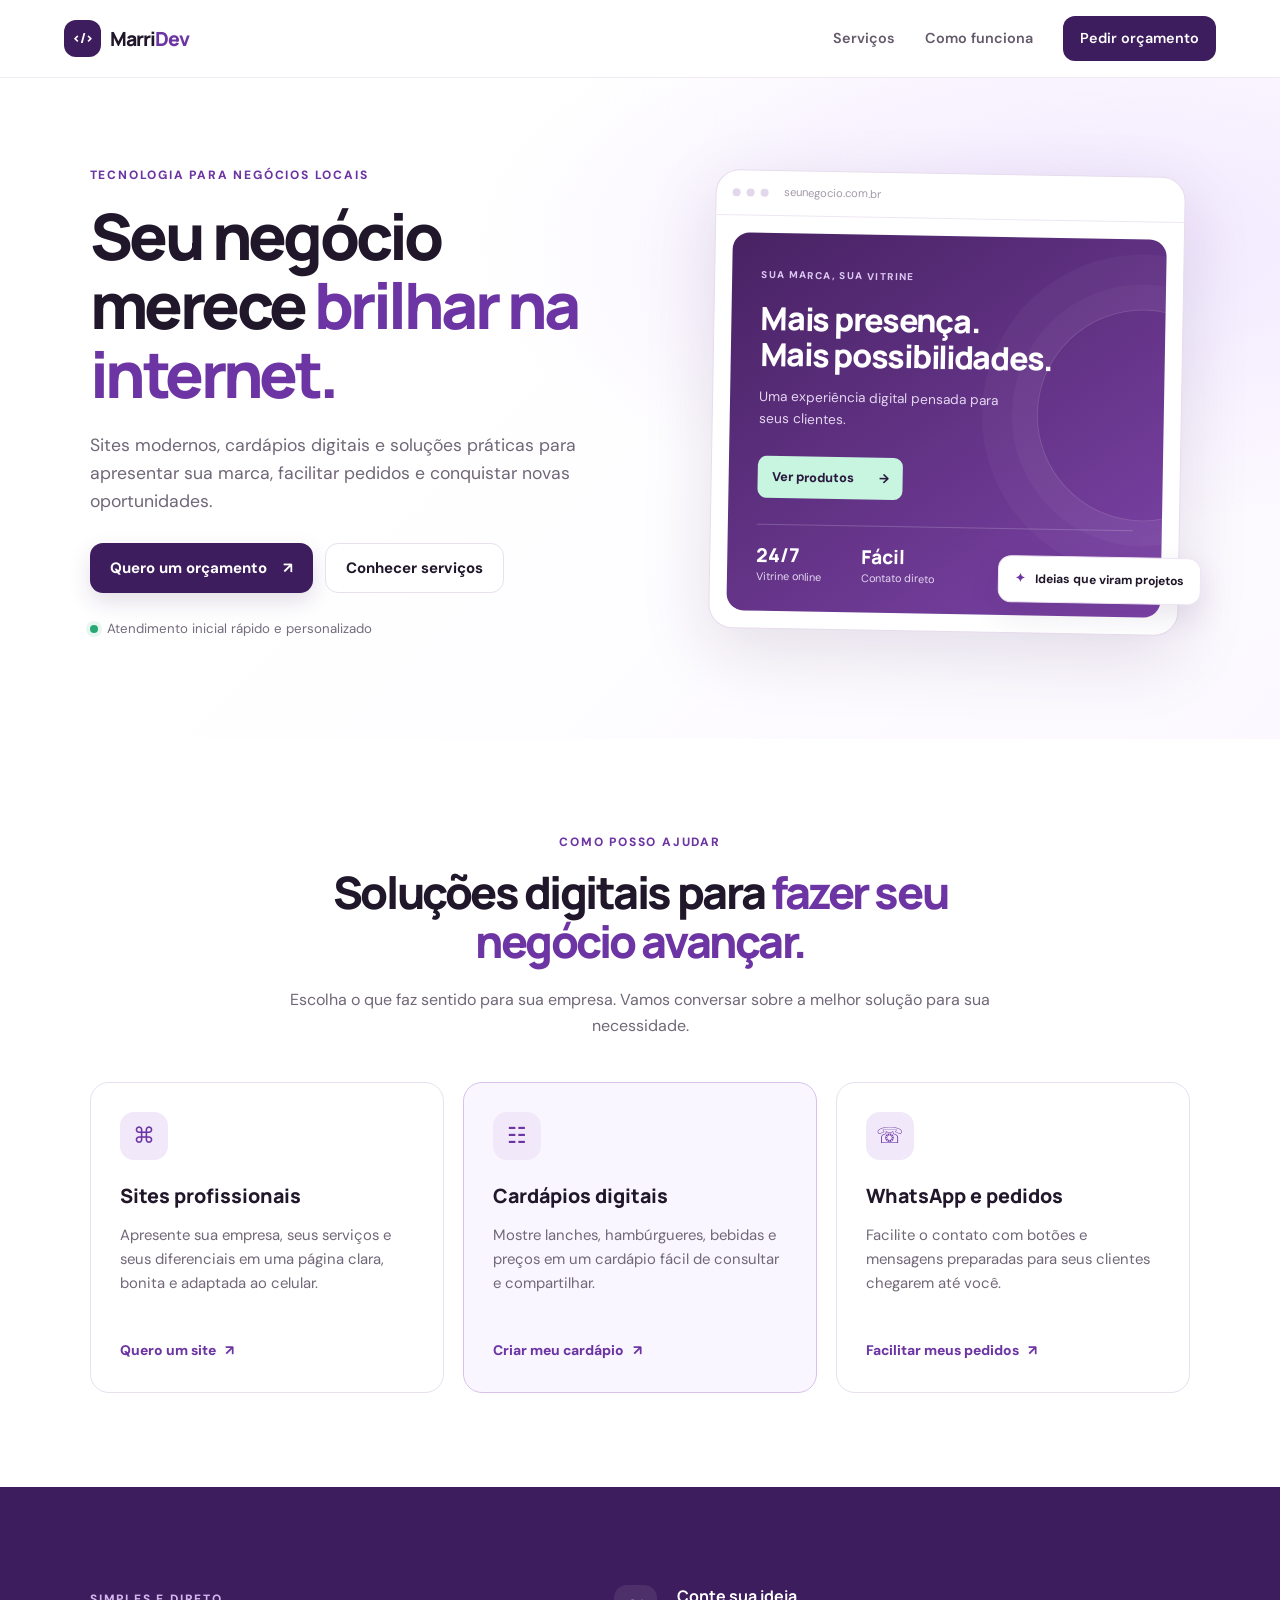
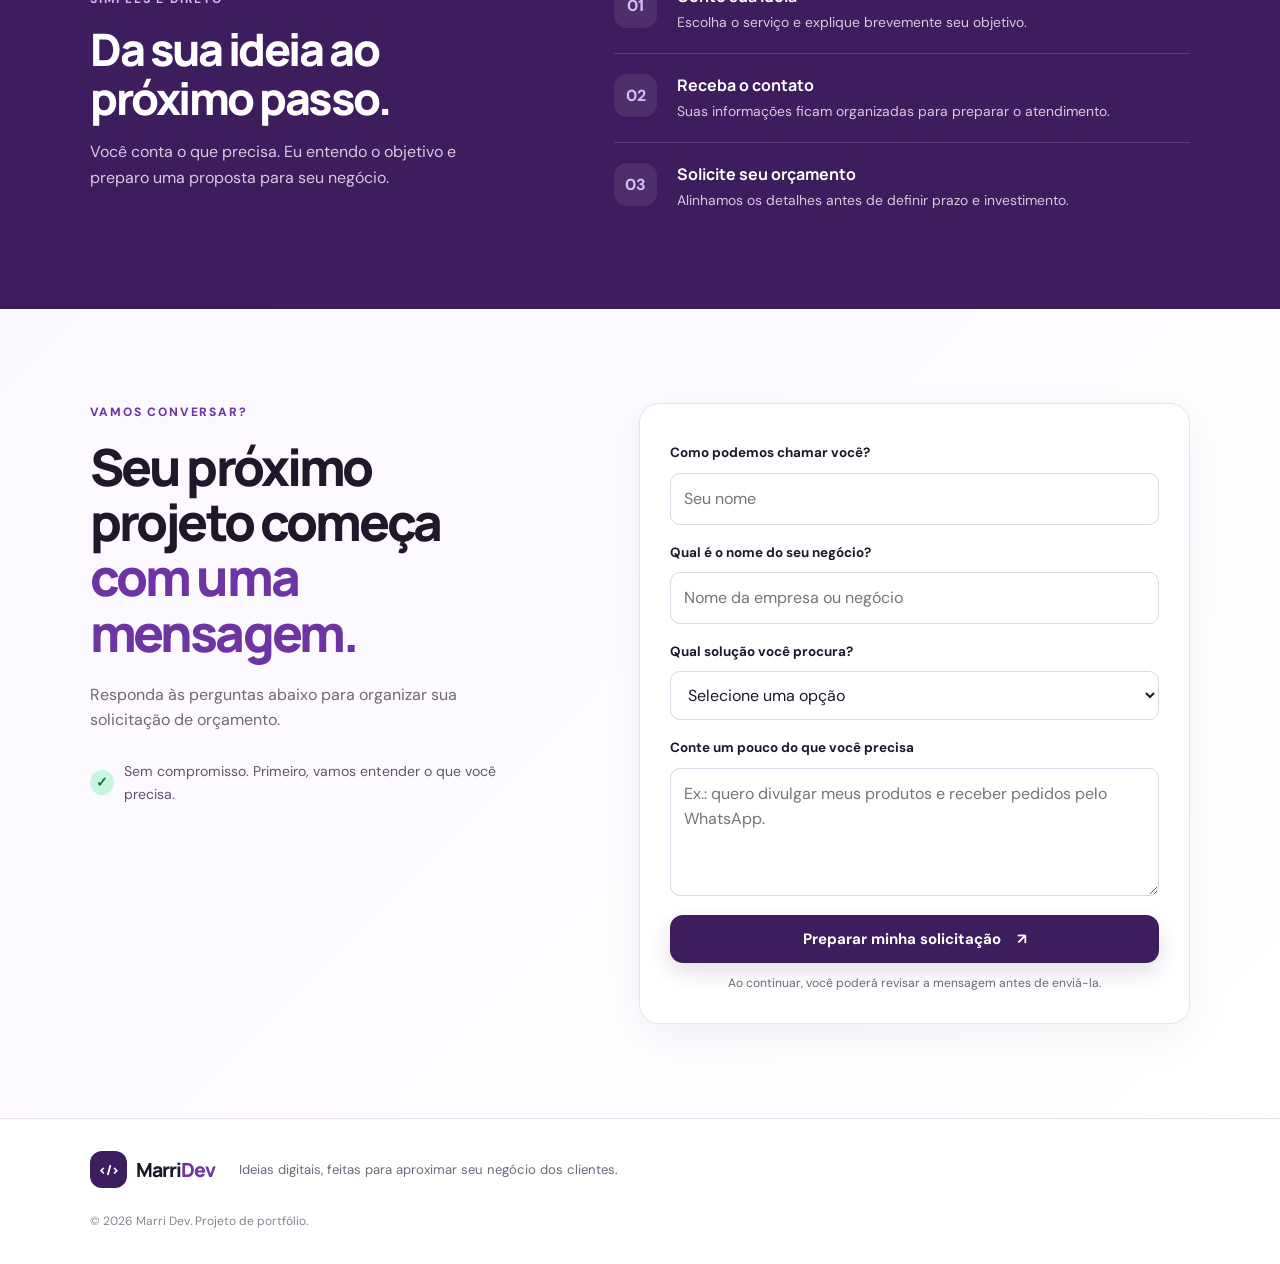
<file: robo-vendas-programacao/index.html>
<!doctype html>
<html lang="pt-BR">
<head>
  <meta charset="UTF-8">
  <meta name="viewport" content="width=device-width, initial-scale=1.0">
  <meta name="description" content="Sites profissionais, cardápios digitais e soluções web para comércios locais. Solicite seu orçamento.">
  <title>Marri Dev | Seu negócio merece estar online</title>
  <link rel="stylesheet" href="style.css">
  <script src="script.js" defer></script>
</head>
<body>
  <header class="topbar">
    <a class="brand" href="#inicio" aria-label="Marri Dev, início"><span class="brand-mark">&lt;/&gt;</span> Marri<span>Dev</span></a>
    <nav aria-label="Navegação principal">
      <a href="#servicos">Serviços</a>
      <a href="#como-funciona">Como funciona</a>
      <a class="nav-cta" href="#orcamento">Pedir orçamento</a>
    </nav>
  </header>

  <main>
    <section class="hero" id="inicio">
      <div class="hero-copy">
        <p class="eyebrow">TECNOLOGIA PARA NEGÓCIOS LOCAIS</p>
        <h1>Seu negócio merece <span>brilhar na internet.</span></h1>
        <p class="hero-text">Sites modernos, cardápios digitais e soluções práticas para apresentar sua marca, facilitar pedidos e conquistar novas oportunidades.</p>
        <div class="hero-actions">
          <a class="button primary" href="#orcamento">Quero um orçamento <span aria-hidden="true">↗</span></a>
          <a class="button secondary" href="#servicos">Conhecer serviços</a>
        </div>
        <div class="trust-line"><span class="dot"></span> Atendimento inicial rápido e personalizado</div>
      </div>
      <div class="hero-card" aria-label="Exemplo ilustrativo de um projeto digital">
        <div class="window-bar"><i></i><i></i><i></i><span>seunegocio.com.br</span></div>
        <div class="mockup-content">
          <div class="mockup-tag">SUA MARCA, SUA VITRINE</div>
          <h2>Mais presença.<br>Mais possibilidades.</h2>
          <p>Uma experiência digital pensada para seus clientes.</p>
          <div class="mockup-button">Ver produtos <span>→</span></div>
          <div class="mockup-stats"><div><strong>24/7</strong><small>Vitrine online</small></div><div><strong>Fácil</strong><small>Contato direto</small></div></div>
        </div>
        <div class="floating-chip"><span>✦</span> Ideias que viram projetos</div>
      </div>
    </section>

    <section class="section services" id="servicos">
      <div class="section-heading"><p class="eyebrow">COMO POSSO AJUDAR</p><h2>Soluções digitais para <span>fazer seu negócio avançar.</span></h2><p>Escolha o que faz sentido para sua empresa. Vamos conversar sobre a melhor solução para sua necessidade.</p></div>
      <div class="service-grid">
        <article class="service-card"><div class="service-icon">⌘</div><h3>Sites profissionais</h3><p>Apresente sua empresa, seus serviços e seus diferenciais em uma página clara, bonita e adaptada ao celular.</p><a href="#orcamento" data-service="Site profissional">Quero um site <span>↗</span></a></article>
        <article class="service-card featured"><div class="service-icon">☷</div><h3>Cardápios digitais</h3><p>Mostre lanches, hambúrgueres, bebidas e preços em um cardápio fácil de consultar e compartilhar.</p><a href="#orcamento" data-service="Cardápio digital">Criar meu cardápio <span>↗</span></a></article>
        <article class="service-card"><div class="service-icon">☏</div><h3>WhatsApp e pedidos</h3><p>Facilite o contato com botões e mensagens preparadas para seus clientes chegarem até você.</p><a href="#orcamento" data-service="Integração com WhatsApp">Facilitar meus pedidos <span>↗</span></a></article>
      </div>
    </section>

    <section class="process" id="como-funciona">
      <div class="process-inner"><div><p class="eyebrow">SIMPLES E DIRETO</p><h2>Da sua ideia ao próximo passo.</h2><p>Você conta o que precisa. Eu entendo o objetivo e preparo uma proposta para seu negócio.</p></div>
        <ol class="steps"><li><span>01</span><div><h3>Conte sua ideia</h3><p>Escolha o serviço e explique brevemente seu objetivo.</p></div></li><li><span>02</span><div><h3>Receba o contato</h3><p>Suas informações ficam organizadas para preparar o atendimento.</p></div></li><li><span>03</span><div><h3>Solicite seu orçamento</h3><p>Alinhamos os detalhes antes de definir prazo e investimento.</p></div></li></ol>
      </div>
    </section>

    <section class="section quote-section" id="orcamento">
      <div class="quote-intro"><p class="eyebrow">VAMOS CONVERSAR?</p><h2>Seu próximo projeto começa <span>com uma mensagem.</span></h2><p>Responda às perguntas abaixo para organizar sua solicitação de orçamento.</p><div class="quote-note"><span>✓</span> Sem compromisso. Primeiro, vamos entender o que você precisa.</div></div>
      <form class="quote-form" id="quote-form">
        <label for="nome">Como podemos chamar você?</label><input id="nome" name="nome" autocomplete="name" placeholder="Seu nome" required>
        <label for="negocio">Qual é o nome do seu negócio?</label><input id="negocio" name="negocio" placeholder="Nome da empresa ou negócio" required>
        <label for="tipo">Qual solução você procura?</label><select id="tipo" name="tipo" required><option value="">Selecione uma opção</option><option>Site profissional</option><option>Cardápio digital</option><option>Integração com WhatsApp</option><option>Mais de uma solução</option><option>Quero uma orientação</option></select>
        <label for="detalhes">Conte um pouco do que você precisa</label><textarea id="detalhes" name="detalhes" rows="4" placeholder="Ex.: quero divulgar meus produtos e receber pedidos pelo WhatsApp."></textarea>
        <button class="button primary submit-button" type="submit">Preparar minha solicitação <span aria-hidden="true">↗</span></button>
        <p class="form-help" id="form-status" role="status">Ao continuar, você poderá revisar a mensagem antes de enviá-la.</p>
      </form>
    </section>
  </main>

  <footer><a class="brand" href="#inicio"><span class="brand-mark">&lt;/&gt;</span> Marri<span>Dev</span></a><p>Ideias digitais, feitas para aproximar seu negócio dos clientes.</p><small>© <span id="year"></span> Marri Dev. Projeto de portfólio.</small></footer>
</body>
</html>
</file>
<file: robo-vendas-programacao/style.css>
@import url('https://fonts.googleapis.com/css2?family=DM+Sans:wght@400;500;600;700&family=Manrope:wght@400;500;600;700;800&display=swap');
:root{--ink:#21172b;--muted:#706778;--purple:#6c35a3;--purple-dark:#3d1d5d;--lavender:#f1e9fa;--mint:#c7f5df;--white:#fff;--line:#e8e0ef;--shadow:0 22px 70px rgba(54,25,78,.13)}
*{box-sizing:border-box}html{scroll-behavior:smooth;scroll-padding-top:88px}body{margin:0;background:#fff;color:var(--ink);font-family:'DM Sans',sans-serif;line-height:1.6}a{color:inherit;text-decoration:none}.topbar{height:78px;padding:0 max(5vw,24px);display:flex;align-items:center;justify-content:space-between;border-bottom:1px solid #f0ebf3;background:rgba(255,255,255,.92);position:sticky;top:0;z-index:10;backdrop-filter:blur(14px)}.brand{display:inline-flex;align-items:center;gap:9px;font-family:Manrope,sans-serif;font-size:1.22rem;font-weight:800;letter-spacing:-.05em}.brand>span:last-child{margin-left:-9px;color:var(--purple)}.brand-mark{display:grid;place-items:center;width:37px;height:37px;background:var(--purple-dark);color:#fff;border-radius:12px;font-size:.86rem;letter-spacing:-.08em}.topbar nav{display:flex;align-items:center;gap:30px;font-size:.9rem;font-weight:600}.topbar nav>a:not(.nav-cta){color:#63596b}.topbar nav>a:hover{color:var(--purple)}.nav-cta{background:var(--purple-dark);color:#fff;padding:11px 17px;border-radius:12px}.hero{padding:88px max(7vw,24px) 100px;display:grid;grid-template-columns:1.05fr .95fr;align-items:center;gap:7%;background:radial-gradient(ellipse at 85% 25%,#f1e7ff 0,transparent 40%),linear-gradient(135deg,#fff 40%,#fbf8ff)}.eyebrow{font-size:.75rem;font-weight:800;letter-spacing:.15em;color:var(--purple);margin:0 0 16px}.hero h1,.section-heading h2,.process h2,.quote-intro h2{font-family:Manrope,sans-serif;font-size:clamp(2.5rem,5vw,4.4rem);line-height:1.08;letter-spacing:-.055em;margin:0 0 22px;font-weight:800}.hero h1 span,.section-heading h2 span,.quote-intro h2 span{color:var(--purple)}.hero-text{font-size:1.1rem;color:var(--muted);max-width:560px;margin:0 0 28px}.hero-actions{display:flex;gap:12px;flex-wrap:wrap}.button{display:inline-flex;align-items:center;justify-content:center;gap:16px;border:0;border-radius:13px;padding:14px 20px;font:700 .94rem 'DM Sans',sans-serif;cursor:pointer;transition:transform .2s,box-shadow .2s}.button:hover{transform:translateY(-2px)}.primary{background:var(--purple-dark);color:#fff;box-shadow:0 9px 22px #3d1d5d25}.secondary{background:#fff;border:1px solid var(--line);color:var(--ink)}.trust-line{display:flex;align-items:center;gap:9px;color:#756b7d;font-size:.83rem;margin-top:25px}.dot{width:8px;height:8px;background:#28a873;border-radius:50%;box-shadow:0 0 0 4px #28a8731c}.hero-card{position:relative;max-width:470px;width:100%;justify-self:center;background:white;border:1px solid #e7dced;border-radius:24px;box-shadow:var(--shadow);overflow:visible;transform:rotate(1deg)}.window-bar{height:45px;border-bottom:1px solid #eee7f2;display:flex;align-items:center;gap:6px;padding:0 16px;color:#a39aa9;font-size:.7rem}.window-bar i{width:8px;height:8px;background:#e2d7eb;border-radius:50%}.window-bar span{margin-left:9px}.mockup-content{margin:17px;background:linear-gradient(145deg,#482263,#7c43a7);color:#fff;border-radius:17px;padding:34px 29px 26px;min-height:340px;position:relative;overflow:hidden}.mockup-content:after{content:"";position:absolute;width:210px;height:210px;border:1px solid #ffffff26;border-radius:50%;right:-85px;top:70px;box-shadow:0 0 0 25px #ffffff08,0 0 0 55px #ffffff08}.mockup-tag{font-size:.62rem;letter-spacing:.14em;color:#ddc7f2;font-weight:800}.mockup-content h2{font:800 2rem/1.14 Manrope,sans-serif;letter-spacing:-.04em;margin:17px 0 12px;position:relative;z-index:1}.mockup-content p{color:#e4d6f1;font-size:.85rem;max-width:240px}.mockup-button{display:inline-flex;gap:25px;align-items:center;background:var(--mint);color:#2b1940;font-weight:800;font-size:.8rem;border-radius:9px;padding:11px 14px;margin-top:12px}.mockup-stats{display:flex;gap:40px;margin-top:26px;padding-top:17px;border-top:1px solid #ffffff30;position:relative;z-index:1}.mockup-stats div{display:grid}.mockup-stats strong{font:800 1.2rem Manrope}.mockup-stats small{font-size:.68rem;color:#e4d6f1}.floating-chip{position:absolute;right:-23px;bottom:30px;background:#fff;padding:13px 16px;border:1px solid #eee5f4;box-shadow:0 12px 30px #3b1e511c;border-radius:13px;font-size:.76rem;font-weight:700}.floating-chip span{color:var(--purple);margin-right:7px}.section{padding:94px max(7vw,24px)}.section-heading{text-align:center;max-width:720px;margin:0 auto 44px}.section-heading h2,.process h2,.quote-intro h2{font-size:clamp(2rem,3.5vw,3.1rem)}.section-heading>p:last-child,.process-inner>div>p:last-child,.quote-intro>p:not(.eyebrow){color:var(--muted)}.service-grid{display:grid;grid-template-columns:repeat(3,1fr);gap:19px;max-width:1150px;margin:auto}.service-card{border:1px solid var(--line);padding:29px;border-radius:19px;background:#fff;transition:transform .2s,box-shadow .2s}.service-card:hover{transform:translateY(-5px);box-shadow:var(--shadow)}.service-card.featured{background:#faf6ff;border-color:#d8c2eb}.service-icon{width:48px;height:48px;display:grid;place-items:center;background:var(--lavender);color:var(--purple);font-size:1.4rem;border-radius:14px}.service-card h3{font:800 1.23rem Manrope,sans-serif;margin:22px 0 9px}.service-card p{color:var(--muted);font-size:.93rem;min-height:91px}.service-card>a{display:inline-flex;gap:9px;color:var(--purple);font-size:.87rem;font-weight:800;margin-top:9px}.process{background:var(--purple-dark);color:#fff;padding:78px max(7vw,24px)}.process-inner{max-width:1100px;margin:auto;display:grid;grid-template-columns:.85fr 1.15fr;gap:9%;align-items:center}.process .eyebrow{color:#d4b6ef}.process h2{margin-bottom:17px}.process-inner>div>p:last-child{color:#d7c8e3}.steps{list-style:none;margin:0;padding:0}.steps li{display:flex;gap:20px;padding:20px 0;border-bottom:1px solid #ffffff24}.steps li:last-child{border-bottom:0}.steps li>span{flex:0 0 43px;height:43px;display:grid;place-items:center;border-radius:13px;background:#ffffff15;color:#d8baf4;font-weight:800}.steps h3{font:700 1rem Manrope;margin:0 0 4px}.steps p{margin:0;color:#d7c8e3;font-size:.87rem}.quote-section{display:grid;grid-template-columns:.9fr 1.1fr;gap:9%;align-items:start;background:linear-gradient(135deg,#fbf8ff,#fff)}.quote-intro h2{font-size:clamp(2.2rem,4vw,3.4rem)}.quote-note{display:flex;align-items:center;gap:10px;margin-top:27px;color:#61536e;font-size:.88rem}.quote-note span{display:grid;place-items:center;width:25px;height:25px;background:var(--mint);color:#1c6b4b;border-radius:50%;font-weight:800}.quote-form{background:#fff;border:1px solid var(--line);padding:30px;border-radius:20px;box-shadow:0 14px 45px #2c17400d;display:grid;gap:9px}.quote-form label{font-size:.84rem;font-weight:700;margin-top:8px}.quote-form input,.quote-form select,.quote-form textarea{width:100%;font:inherit;color:var(--ink);background:#fff;border:1px solid #ded5e6;border-radius:10px;padding:12px 13px;outline:none}.quote-form input:focus,.quote-form select:focus,.quote-form textarea:focus{border-color:var(--purple);box-shadow:0 0 0 3px #6c35a318}.quote-form textarea{resize:vertical}.submit-button{width:100%;margin-top:10px}.form-help{font-size:.76rem;color:var(--muted);text-align:center;margin:2px 0 0}footer{border-top:1px solid var(--line);padding:32px max(7vw,24px);display:flex;align-items:center;gap:24px;flex-wrap:wrap}footer p{color:var(--muted);font-size:.82rem;margin:0 auto 0 0}footer small{width:100%;font-size:.75rem;color:#8b8192}
@media(max-width:800px){.topbar{height:auto;min-height:70px;padding:14px 20px}.topbar nav{gap:12px;font-size:.8rem}.topbar nav>a:not(.nav-cta){display:none}.hero{grid-template-columns:1fr;padding-top:62px;gap:55px}.hero-copy{text-align:center}.hero-text{margin-left:auto;margin-right:auto}.hero-actions,.trust-line{justify-content:center}.hero-card{max-width:440px}.section{padding-top:70px;padding-bottom:70px}.service-grid{grid-template-columns:1fr;max-width:520px}.service-card p{min-height:0}.process-inner,.quote-section{grid-template-columns:1fr;gap:35px}.process{padding-top:65px;padding-bottom:65px}.quote-form{padding:22px}}
@media(max-width:420px){.hero h1{font-size:2.55rem}.hero-actions{flex-direction:column}.hero-actions .button{width:100%}.mockup-content{padding:28px 22px;min-height:320px}.floating-chip{right:-7px}.quote-form{padding:18px}.nav-cta{padding:10px 12px!important;font-size:.77rem}}
@media(prefers-reduced-motion:reduce){html{scroll-behavior:auto}*,*:before,*:after{transition:none!important}}
</file>
